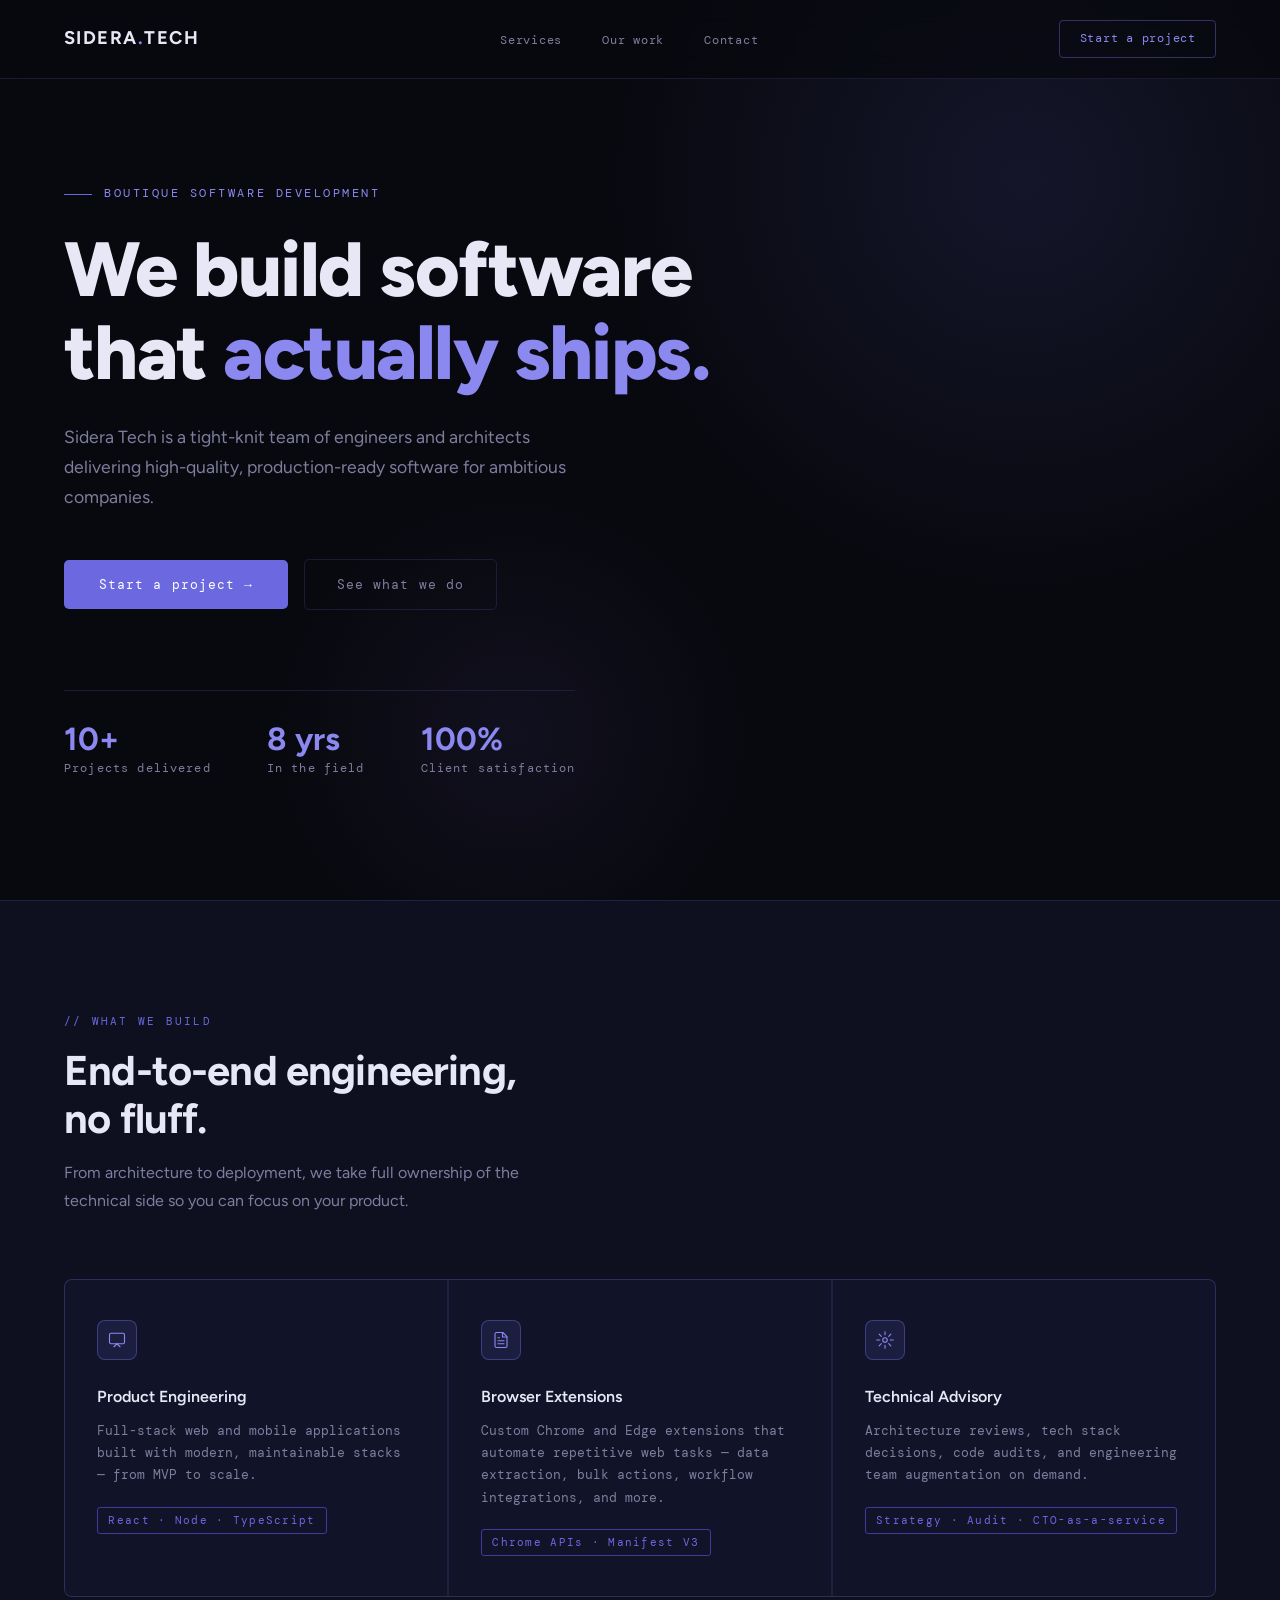
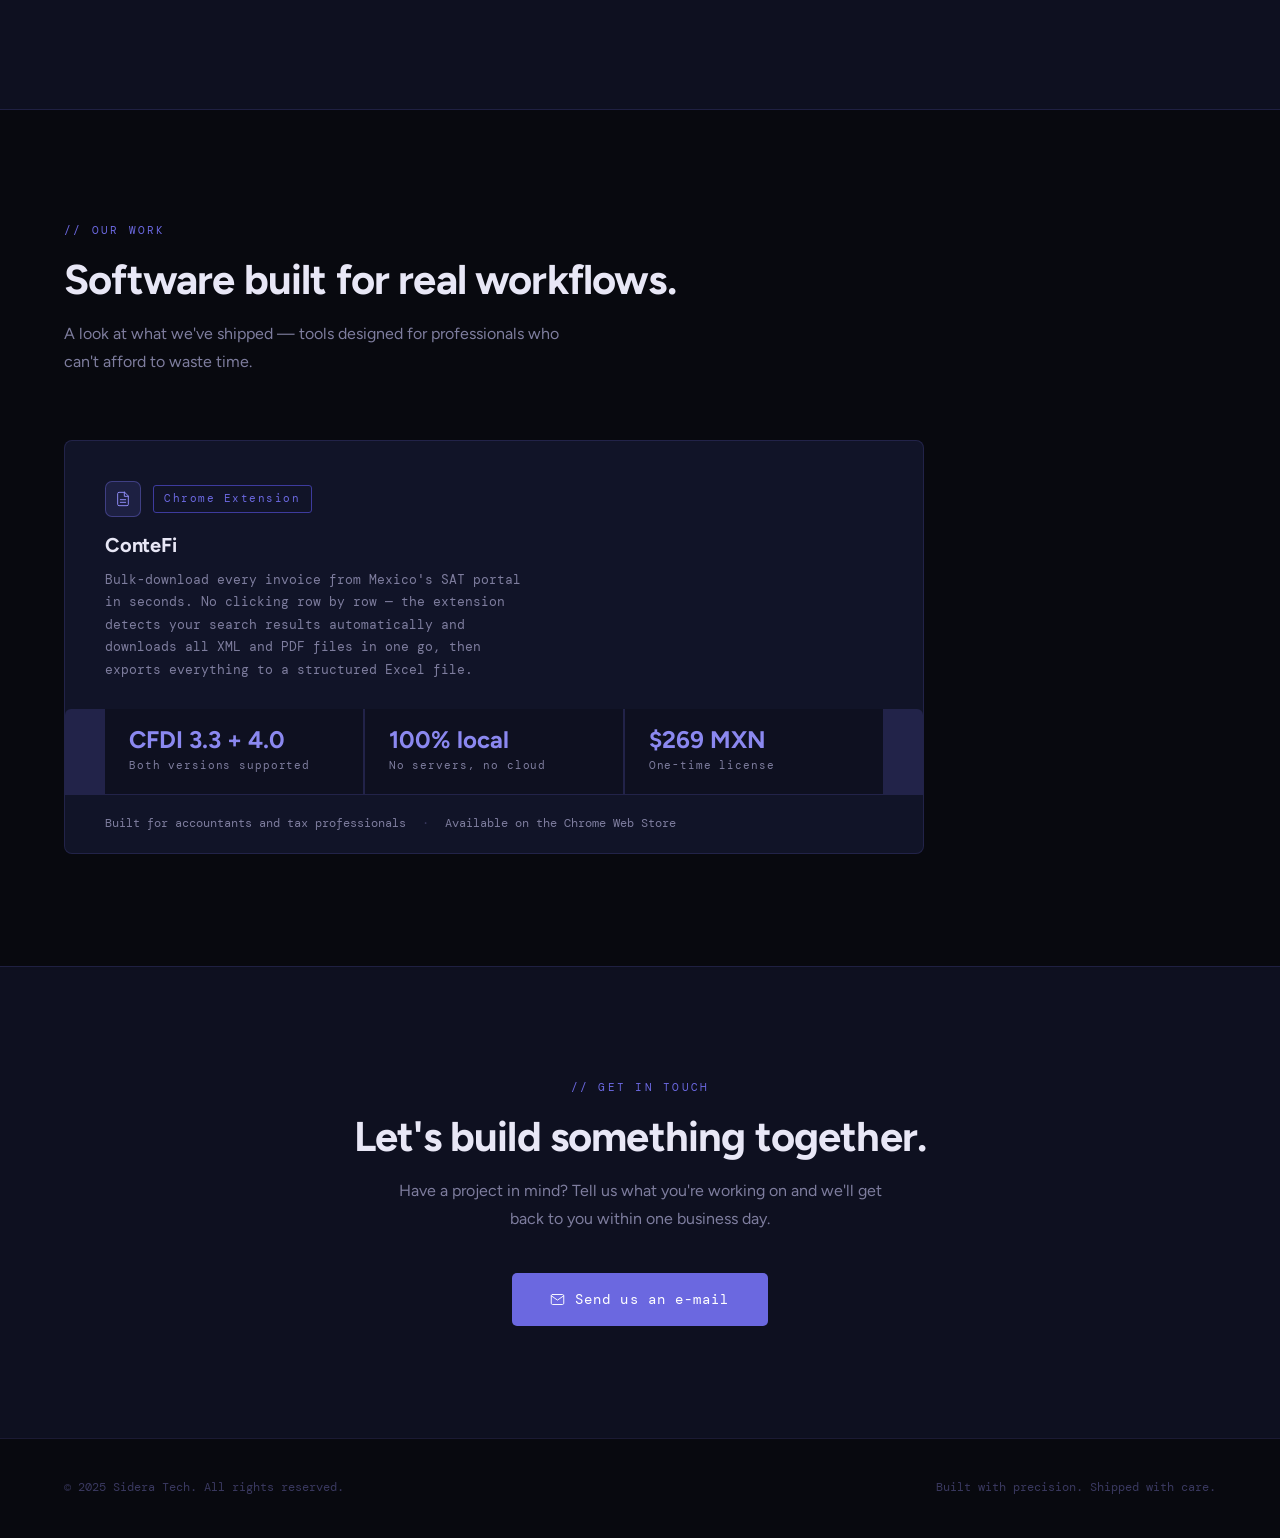
<file: index.html>
<!doctype html>
<html lang="en">
  <head>
    <meta charset="UTF-8" />
    <meta name="viewport" content="width=device-width, initial-scale=1.0" />
    <title>Sidera Tech — Software Development</title>
    <link rel="preconnect" href="https://fonts.googleapis.com" />
    <link rel="preconnect" href="https://fonts.gstatic.com" crossorigin />
    <link
      href="https://fonts.googleapis.com/css2?family=DM+Mono:ital,wght@0,300;0,400;0,500;1,300&family=Syne:wght@400;500;600;700;800&display=swap"
      rel="stylesheet"
    />
    <link rel="stylesheet" type="text/css" href="./theme.css" />
  </head>
  <body>
    <!-- NAV -->
    <nav>
      <a href="#" class="logo">SIDERA<span>.</span>TECH</a>
      <ul>
        <li><a href="#services">Services</a></li>
        <li><a href="#work">Our work</a></li>
        <li><a href="#contact">Contact</a></li>
      </ul>
      <a href="#contact" class="nav-cta">Start a project</a>
    </nav>

    <!-- HERO -->
    <section class="hero">
      <div class="grid-bg"></div>
      <p class="hero-label">Boutique software development</p>
      <h1>We build software that <em>actually ships.</em></h1>
      <p class="hero-sub">
        Sidera Tech is a tight-knit team of engineers and architects delivering
        high-quality, production-ready software for ambitious companies.
      </p>
      <div class="hero-actions">
        <a href="#contact" class="btn-primary">Start a project →</a>
        <a href="#services" class="btn-ghost">See what we do</a>
      </div>
      <div class="hero-stats">
        <div>
          <div class="stat-num">10+</div>
          <div class="stat-label">Projects delivered</div>
        </div>
        <div>
          <div class="stat-num">8 yrs</div>
          <div class="stat-label">In the field</div>
        </div>
        <div>
          <div class="stat-num">100%</div>
          <div class="stat-label">Client satisfaction</div>
        </div>
      </div>
    </section>

    <!-- SERVICES -->
    <section id="services">
      <p class="section-tag">// What we build</p>
      <h2>End-to-end engineering,<br />no fluff.</h2>
      <p class="section-intro">
        From architecture to deployment, we take full ownership of the technical
        side so you can focus on your product.
      </p>

      <div class="services-grid">
        <div class="service-card">
          <div class="service-icon">
            <svg viewBox="0 0 24 24">
              <rect x="2" y="3" width="20" height="14" rx="2" />
              <polyline points="8 21 12 17 16 21" />
            </svg>
          </div>
          <h3>Product Engineering</h3>
          <p>
            Full-stack web and mobile applications built with modern,
            maintainable stacks — from MVP to scale.
          </p>
          <span class="service-tag">React · Node · TypeScript</span>
        </div>
        <div class="service-card">
          <div class="service-icon">
            <svg viewBox="0 0 24 24">
              <path
                d="M14.5 2H6a2 2 0 0 0-2 2v16a2 2 0 0 0 2 2h12a2 2 0 0 0 2-2V7.5L14.5 2z"
              />
              <polyline points="14 2 14 8 20 8" />
              <line x1="16" y1="13" x2="8" y2="13" />
              <line x1="16" y1="17" x2="8" y2="17" />
              <line x1="10" y1="9" x2="8" y2="9" />
            </svg>
          </div>
          <h3>Browser Extensions</h3>
          <p>
            Custom Chrome and Edge extensions that automate repetitive web tasks
            — data extraction, bulk actions, workflow integrations, and more.
          </p>
          <span class="service-tag">Chrome APIs · Manifest V3</span>
        </div>
        <div class="service-card">
          <div class="service-icon">
            <svg viewBox="0 0 24 24">
              <circle cx="12" cy="12" r="3" />
              <path
                d="M12 1v4M12 19v4M4.22 4.22l2.83 2.83M16.95 16.95l2.83 2.83M1 12h4M19 12h4M4.22 19.78l2.83-2.83M16.95 7.05l2.83-2.83"
              />
            </svg>
          </div>
          <h3>Technical Advisory</h3>
          <p>
            Architecture reviews, tech stack decisions, code audits, and
            engineering team augmentation on demand.
          </p>
          <span class="service-tag">Strategy · Audit · CTO-as-a-service</span>
        </div>
      </div>
    </section>

    <!-- OUR WORK -->
    <section id="work" style="background: var(--bg)">
      <p class="section-tag">// Our work</p>
      <h2>Software built for real workflows.</h2>
      <p class="section-intro">
        A look at what we've shipped — tools designed for professionals who
        can't afford to waste time.
      </p>

      <div
        style="
          border: 0.5px solid var(--border);
          border-radius: 8px;
          overflow: hidden;
          max-width: 860px;
          background: var(--bg-card2);
        "
      >
        <div
          style="
            padding: 2.5rem 2.5rem 0;
            border-bottom: 0.5px solid var(--border);
          "
        >
          <div
            style="
              display: flex;
              align-items: flex-start;
              justify-content: space-between;
              gap: 2rem;
              flex-wrap: wrap;
              margin-bottom: 1.75rem;
            "
          >
            <div>
              <div
                style="
                  display: flex;
                  align-items: center;
                  gap: 0.75rem;
                  margin-bottom: 0.75rem;
                "
              >
                <div
                  style="
                    width: 36px;
                    height: 36px;
                    border-radius: 7px;
                    background: rgba(107, 104, 224, 0.14);
                    border: 0.5px solid var(--border-hi);
                    display: flex;
                    align-items: center;
                    justify-content: center;
                  "
                >
                  <svg
                    viewBox="0 0 24 24"
                    style="
                      width: 16px;
                      height: 16px;
                      stroke: var(--indigo-lt);
                      fill: none;
                      stroke-width: 1.5;
                      stroke-linecap: round;
                      stroke-linejoin: round;
                    "
                  >
                    <path
                      d="M14.5 2H6a2 2 0 0 0-2 2v16a2 2 0 0 0 2 2h12a2 2 0 0 0 2-2V7.5L14.5 2z"
                    />
                    <polyline points="14 2 14 8 20 8" />
                    <line x1="16" y1="13" x2="8" y2="13" />
                    <line x1="16" y1="17" x2="8" y2="17" />
                  </svg>
                </div>
                <span
                  style="
                    font-family: var(--mono);
                    font-size: 0.67rem;
                    letter-spacing: 0.14em;
                    color: var(--indigo);
                    border: 0.5px solid var(--indigo-dim);
                    padding: 0.25rem 0.65rem;
                    border-radius: 3px;
                  "
                  >Chrome Extension</span
                >
              </div>
              <h3
                style="
                  font-size: 1.25rem;
                  font-weight: 700;
                  margin-bottom: 0.5rem;
                  letter-spacing: -0.01em;
                "
              >
                <a
                  href="contefi.html"
                  style="color: inherit; text-decoration: none"
                  >ConteFi</a
                >
              </h3>
              <p
                style="
                  font-family: var(--mono);
                  font-size: 0.8rem;
                  color: var(--muted);
                  line-height: 1.75;
                  max-width: 54ch;
                "
              >
                Bulk-download every invoice from Mexico's SAT portal in seconds.
                No clicking row by row — the extension detects your search
                results automatically and downloads all XML and PDF files in one
                go, then exports everything to a structured Excel file.
              </p>
            </div>
          </div>
          <div
            style="
              display: grid;
              grid-template-columns: repeat(3, 1fr);
              gap: 1.5px;
              background: var(--border);
              border-radius: 6px 6px 0 0;
              overflow: hidden;
              margin: 0 -2.5rem;
              padding: 0 2.5rem;
              box-sizing: content-box;
            "
          >
            <div style="background: var(--bg-card); padding: 1.2rem 1.5rem">
              <div
                style="
                  font-size: 1.5rem;
                  font-weight: 700;
                  color: var(--indigo-lt);
                  line-height: 1;
                  margin-bottom: 0.3rem;
                "
              >
                CFDI 3.3 + 4.0
              </div>
              <div
                style="
                  font-family: var(--mono);
                  font-size: 0.68rem;
                  color: var(--muted);
                  letter-spacing: 0.08em;
                "
              >
                Both versions supported
              </div>
            </div>
            <div style="background: var(--bg-card); padding: 1.2rem 1.5rem">
              <div
                style="
                  font-size: 1.5rem;
                  font-weight: 700;
                  color: var(--indigo-lt);
                  line-height: 1;
                  margin-bottom: 0.3rem;
                "
              >
                100% local
              </div>
              <div
                style="
                  font-family: var(--mono);
                  font-size: 0.68rem;
                  color: var(--muted);
                  letter-spacing: 0.08em;
                "
              >
                No servers, no cloud
              </div>
            </div>
            <div style="background: var(--bg-card); padding: 1.2rem 1.5rem">
              <div
                style="
                  font-size: 1.5rem;
                  font-weight: 700;
                  color: var(--indigo-lt);
                  line-height: 1;
                  margin-bottom: 0.3rem;
                "
              >
                $269 MXN
              </div>
              <div
                style="
                  font-family: var(--mono);
                  font-size: 0.68rem;
                  color: var(--muted);
                  letter-spacing: 0.08em;
                "
              >
                One-time license
              </div>
            </div>
          </div>
        </div>
        <div
          style="
            padding: 1.25rem 2.5rem;
            display: flex;
            align-items: center;
            gap: 1rem;
            flex-wrap: wrap;
          "
        >
          <span
            style="
              font-family: var(--mono);
              font-size: 0.72rem;
              color: var(--muted);
            "
            >Built for accountants and tax professionals</span
          >
          <span
            style="
              font-family: var(--mono);
              font-size: 0.72rem;
              color: var(--faint);
            "
            >·</span
          >
          <span
            style="
              font-family: var(--mono);
              font-size: 0.72rem;
              color: var(--muted);
            "
            >Available on the Chrome Web Store</span
          >
        </div>
      </div>
    </section>

    <!-- CONTACT -->
    <section id="contact">
      <p class="section-tag">// Get in touch</p>
      <h2>Let's build something together.</h2>
      <p class="section-intro">
        Have a project in mind? Tell us what you're working on and we'll get
        back to you within one business day.
      </p>
      <a href="mailto:contact@brunotorres.dev" class="contact-email-btn">
        <svg viewBox="0 0 24 24">
          <path
            d="M4 4h16c1.1 0 2 .9 2 2v12c0 1.1-.9 2-2 2H4c-1.1 0-2-.9-2-2V6c0-1.1.9-2 2-2z"
          />
          <polyline points="22,6 12,13 2,6" />
        </svg>
        Send us an e-mail
      </a>
    </section>

    <!-- FOOTER -->
    <footer>
      <span>© 2025 Sidera Tech. All rights reserved.</span>
      <span>Built with precision. Shipped with care.</span>
    </footer>
  </body>
</html>
</file>
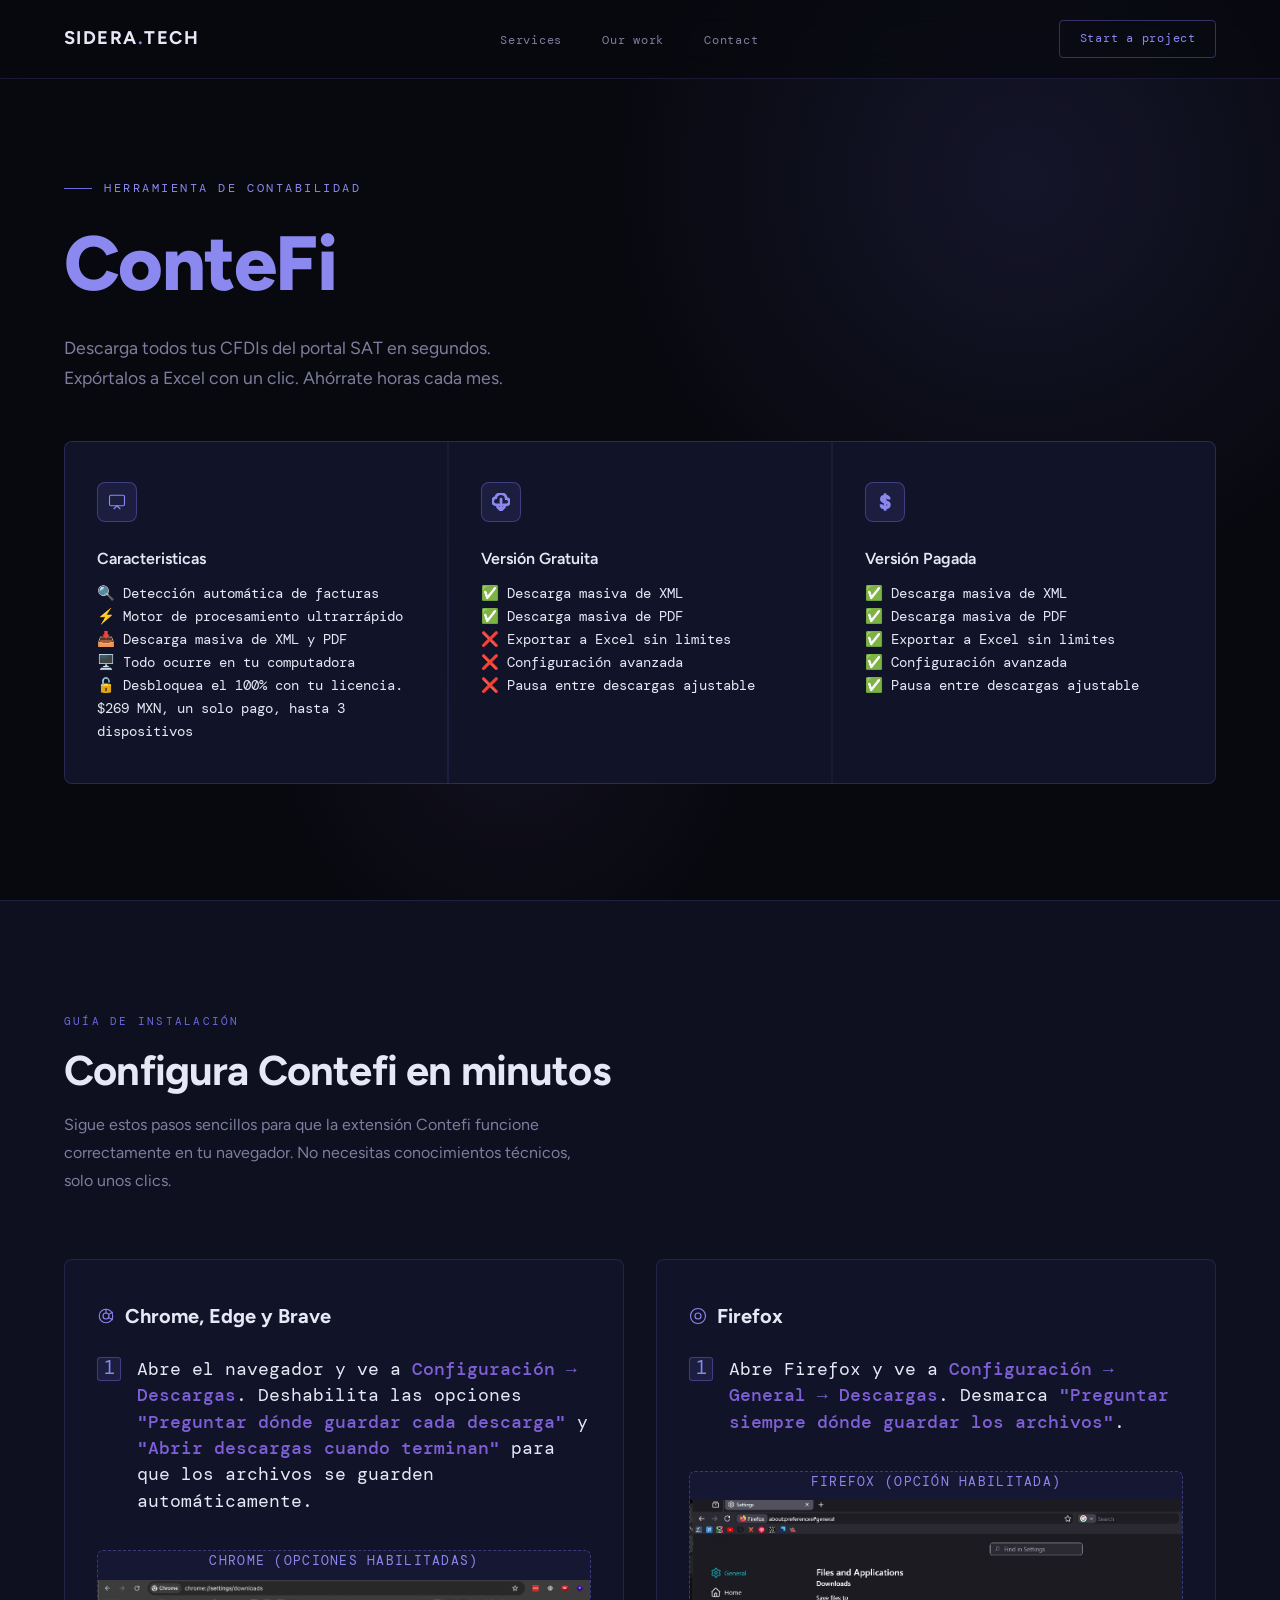
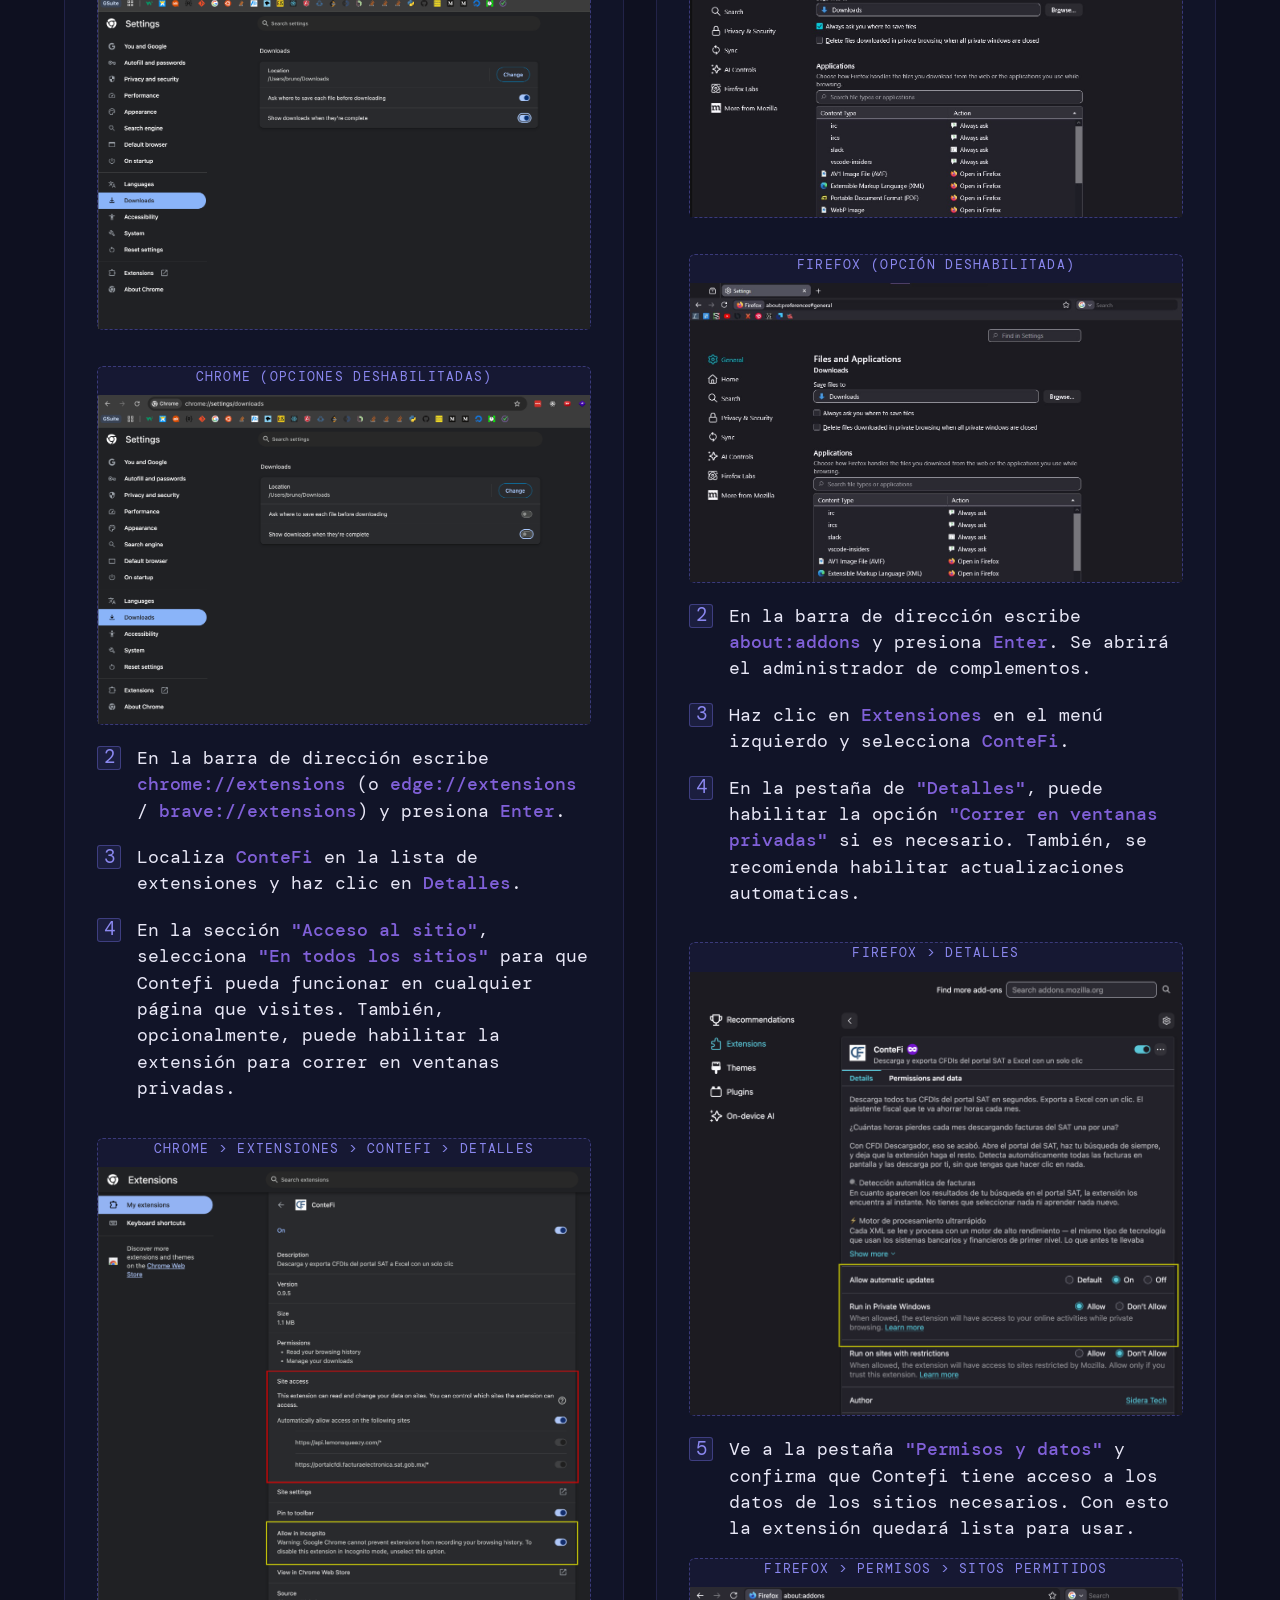
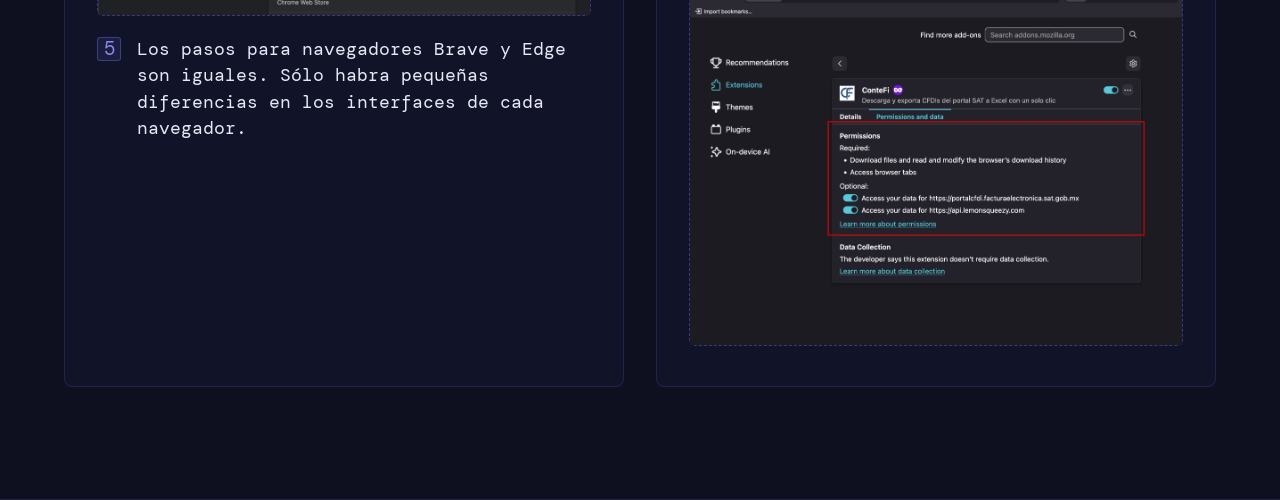
<file: contefi.html>
<!doctype html>
<html lang="en">
  <head>
    <meta charset="UTF-8" />
    <meta name="viewport" content="width=device-width, initial-scale=1.0" />
    <title>Sidera Tech — Software Development</title>
    <link rel="preconnect" href="https://fonts.googleapis.com" />
    <link rel="preconnect" href="https://fonts.gstatic.com" crossorigin />
    <link rel="stylesheet" type="text/css" href="./contefi.css" />
  </head>
  <body>
    <!-- NAV -->
    <nav>
      <a href="#" class="logo">SIDERA<span>.</span>TECH</a>
      <ul>
        <li><a href="#services">Services</a></li>
        <li><a href="#work">Our work</a></li>
        <li><a href="#contact">Contact</a></li>
      </ul>
      <a href="#contact" class="nav-cta">Start a project</a>
    </nav>

    <section class="hero">
      <div class="grid-bg"></div>
      <p class="hero-label">Herramienta de contabilidad</p>
      <h1><em>ConteFi</em></h1>
      <p class="hero-sub">
        Descarga todos tus CFDIs del portal SAT en segundos. Expórtalos a Excel
        con un clic. Ahórrate horas cada mes.
      </p>
      <div class="hero-grid">
        <div class="service-card">
          <div class="service-icon">
            <svg viewBox="0 0 24 24">
              <rect x="2" y="3" width="20" height="14" rx="2" />
              <polyline points="8 21 12 17 16 21" />
            </svg>
          </div>
          <h3>Caracteristicas</h3>
          <ul class="benefits-list">
            <li>🔍 Detección automática de facturas</li>
            <li>⚡ Motor de procesamiento ultrarrápido</li>
            <li>📥 Descarga masiva de XML y PDF</li>
            <li>🖥️ Todo ocurre en tu computadora</li>
            <li>
              🔓 Desbloquea el 100% con tu licencia. $269 MXN, un solo pago,
              hasta 3 dispositivos
            </li>
          </ul>
        </div>
        <div class="service-card">
          <div class="service-icon">
            <svg viewBox="0 0 16 16">
              <path
                d="M4.406 1.342A5.53 5.53 0 0 1 8 0c2.69 0 4.923 2 5.166 4.579C14.758 4.804 16 6.137 16 7.773 16 9.569 14.502 11 12.687 11H10a.5.5 0 0 1 0-1h2.688C13.979 10 15 8.988 15 7.773c0-1.216-1.02-2.228-2.313-2.228h-.5v-.5C12.188 2.825 10.328 1 8 1a4.53 4.53 0 0 0-2.941 1.1c-.757.652-1.153 1.438-1.153 2.055v.448l-.445.049C2.064 4.805 1 5.952 1 7.318 1 8.785 2.23 10 3.781 10H6a.5.5 0 0 1 0 1H3.781C1.708 11 0 9.366 0 7.318c0-1.763 1.266-3.223 2.942-3.593.143-.863.698-1.723 1.464-2.383"
              />
              <path
                d="M7.646 15.854a.5.5 0 0 0 .708 0l3-3a.5.5 0 0 0-.708-.708L8.5 14.293V5.5a.5.5 0 0 0-1 0v8.793l-2.146-2.147a.5.5 0 0 0-.708.708z"
              />
            </svg>
          </div>
          <h3>Versión Gratuita</h3>
          <ul class="benefits-list">
            <li>✅ Descarga masiva de XML</li>
            <li>✅ Descarga masiva de PDF</li>
            <li>❌ Exportar a Excel sin limites</li>
            <li>❌ Configuración avanzada</li>
            <li>❌ Pausa entre descargas ajustable</li>
          </ul>
        </div>
        <div class="service-card">
          <div class="service-icon">
            <svg viewBox="0 0 16 16">
              <path
                d="M4 10.781c.148 1.667 1.513 2.85 3.591 3.003V15h1.043v-1.216c2.27-.179 3.678-1.438 3.678-3.3 0-1.59-.947-2.51-2.956-3.028l-.722-.187V3.467c1.122.11 1.879.714 2.07 1.616h1.47c-.166-1.6-1.54-2.748-3.54-2.875V1H7.591v1.233c-1.939.23-3.27 1.472-3.27 3.156 0 1.454.966 2.483 2.661 2.917l.61.162v4.031c-1.149-.17-1.94-.8-2.131-1.718zm3.391-3.836c-1.043-.263-1.6-.825-1.6-1.616 0-.944.704-1.641 1.8-1.828v3.495l-.2-.05zm1.591 1.872c1.287.323 1.852.859 1.852 1.769 0 1.097-.826 1.828-2.2 1.939V8.73z"
              />
            </svg>
          </div>
          <h3>Versión Pagada</h3>
          <ul class="benefits-list">
            <li>✅ Descarga masiva de XML</li>
            <li>✅ Descarga masiva de PDF</li>
            <li>✅ Exportar a Excel sin limites</li>
            <li>✅ Configuración avanzada</li>
            <li>✅ Pausa entre descargas ajustable</li>
          </ul>
        </div>
      </div>
    </section>

    <!-- INSTALLATION GUIDE -->
    <section id="instalacion">
      <p class="section-tag">Guía de instalación</p>
      <h2>Configura Contefi en minutos</h2>
      <p class="section-intro">
        Sigue estos pasos sencillos para que la extensión Contefi funcione
        correctamente en tu navegador. No necesitas conocimientos técnicos, solo
        unos clics.
      </p>

      <div class="install-browsers">
        <!-- CHROME / EDGE / BRAVE -->
        <div class="install-card">
          <h3>
            <svg viewBox="0 0 24 24">
              <circle cx="12" cy="12" r="9" />
              <circle cx="12" cy="12" r="4" />
              <line x1="12" y1="3" x2="12" y2="8" />
              <line x1="20.6" y1="7" x2="16.3" y2="9.5" />
              <line x1="20.6" y1="17" x2="16.3" y2="14.5" />
            </svg>
            Chrome, Edge y Brave
          </h3>
          <ol class="install-steps">
            <li>
              <span class="step-num">1</span>
              <p class="step-text">
                Abre el navegador y ve a
                <strong>Configuración → Descargas</strong>. Deshabilita las
                opciones
                <strong>"Preguntar dónde guardar cada descarga"</strong> y
                <strong>"Abrir descargas cuando terminan"</strong> para que los
                archivos se guarden automáticamente.
              </p>
            </li>
            <div class="img-container">
              <span>Chrome (Opciones habilitadas)</span
              ><img
                class="tutorial-img"
                src="./assets/chrome-settings-downloads-on.png"
              />
            </div>
            <div class="img-container">
              <span>Chrome (Opciones deshabilitadas)</span
              ><img
                class="tutorial-img"
                src="./assets/chrome-settings-downloads-off.png"
              />
            </div>
            <li>
              <span class="step-num">2</span>
              <p class="step-text">
                En la barra de dirección escribe
                <strong>chrome://extensions</strong> (o
                <strong>edge://extensions</strong> /
                <strong>brave://extensions</strong>) y presiona
                <strong>Enter</strong>.
              </p>
            </li>
            <li>
              <span class="step-num">3</span>
              <p class="step-text">
                Localiza <strong>ConteFi</strong> en la lista de extensiones y
                haz clic en <strong>Detalles</strong>.
              </p>
            </li>
            <li>
              <span class="step-num">4</span>
              <p class="step-text">
                En la sección <strong>"Acceso al sitio"</strong>, selecciona
                <strong>"En todos los sitios"</strong> para que Contefi pueda
                funcionar en cualquier página que visites. También,
                opcionalmente, puede habilitar la extensión para correr en
                ventanas privadas.
              </p>
            </li>
            <div class="img-container">
              <span>Chrome > Extensiones > ConteFi > Detalles</span
              ><img
                class="tutorial-img"
                src="./assets/chrome-site-settings-highlight.png"
              />
            </div>
            <li>
              <span class="step-num">5</span>
              <p class="step-text">
                Los pasos para navegadores Brave y Edge son iguales. Sólo habra
                pequeñas diferencias en los interfaces de cada navegador.
              </p>
            </li>
          </ol>
        </div>

        <!-- FIREFOX -->
        <div class="install-card">
          <h3>
            <svg viewBox="0 0 24 24">
              <path
                d="M12 2C6.48 2 2 6.48 2 12s4.48 10 10 10 10-4.48 10-10S17.52 2 12 2z"
              />
              <path
                d="M8 12c0-2.21 1.79-4 4-4s4 1.79 4 4-1.79 4-4 4-4-1.79-4-4z"
              />
            </svg>
            Firefox
          </h3>
          <ol class="install-steps">
            <li>
              <span class="step-num">1</span>
              <p class="step-text">
                Abre Firefox y ve a
                <strong>Configuración → General → Descargas</strong>. Desmarca
                <strong>"Preguntar siempre dónde guardar los archivos"</strong>.
              </p>
            </li>
            <div class="img-container">
              <span>Firefox (Opción habilitada)</span
              ><img
                class="tutorial-img"
                src="./assets/firefox-settings-downloads-on.jpg"
              />
            </div>
            <div class="img-container">
              <span>Firefox (Opción deshabilitada)</span
              ><img
                class="tutorial-img"
                src="./assets/firefox-settings-downloads-off.jpg"
              />
            </div>
            <li>
              <span class="step-num">2</span>
              <p class="step-text">
                En la barra de dirección escribe <strong>about:addons</strong> y
                presiona <strong>Enter</strong>. Se abrirá el administrador de
                complementos.
              </p>
            </li>
            <li>
              <span class="step-num">3</span>
              <p class="step-text">
                Haz clic en <strong>Extensiones</strong> en el menú izquierdo y
                selecciona <strong>ConteFi</strong>.
              </p>
            </li>
            <li>
              <span class="step-num">4</span>
              <p class="step-text">
                En la pestaña de <strong>"Detalles"</strong>, puede habilitar la
                opción <strong>"Correr en ventanas privadas"</strong> si es
                necesario. También, se recomienda habilitar actualizaciones
                automaticas.
              </p>
            </li>
            <div class="img-container">
              <span>Firefox > Detalles</span
              ><img
                class="tutorial-img"
                src="./assets/firefox-settings-on-highlight.png"
              />
            </div>
            <li>
              <span class="step-num">5</span>
              <p class="step-text">
                Ve a la pestaña <strong>"Permisos y datos"</strong> y confirma
                que Contefi tiene acceso a los datos de los sitios necesarios.
                Con esto la extensión quedará lista para usar.
              </p>
            </li>
          </ol>
          <div class="img-container">
            <span>Firefox > Permisos > Sitos permitidos</span
            ><img
              class="tutorial-img"
              src="./assets/firefox-site-permissions-on-highlight.png"
            />
          </div>
        </div>
      </div>
    </section>
  </body>
</html>
</file>
<file: theme.css>
@import url("https://fonts.googleapis.com/css2?family=DM+Mono:ital,wght@0,300;0,400;0,500;1,300;1,400;1,500&family=Figtree:ital,wght@0,300..900;1,300..900&display=swap");

*,
*::before,
*::after {
  box-sizing: border-box;
  margin: 0;
  padding: 0;
}

:root {
  --bg: #08090f;
  --bg-card: #0e1020;
  --bg-card2: #111428;
  --border: rgba(110, 105, 220, 0.18);
  --border-hi: rgba(110, 105, 220, 0.42);
  --indigo: #6b68e0;
  --indigo-lt: #8b88f0;
  --indigo-dim: #3d3b9e;
  --violet: #8060d8;
  --text: #e8e7f6;
  --muted: #7e7d9e;
  --faint: #3a3960;
  --mono: "DM Mono", monospace;
  --display: "Figtree", sans-serif;
}

html {
  scroll-behavior: smooth;
}

body {
  background: var(--bg);
  color: var(--text);
  font-family: var(--display);
  font-size: 16px;
  line-height: 1.6;
  -webkit-font-smoothing: antialiased;
  overflow-x: hidden;
}

/* ── NAV ── */
nav {
  position: fixed;
  top: 0;
  left: 0;
  right: 0;
  z-index: 100;
  display: flex;
  align-items: center;
  justify-content: space-between;
  padding: 1.25rem 4rem;
  background: rgba(8, 9, 15, 0.72);
  backdrop-filter: blur(14px);
  border-bottom: 0.5px solid var(--border);
}

.logo {
  font-family: var(--display);
  font-size: 1.15rem;
  font-weight: 700;
  letter-spacing: 0.08em;
  color: var(--text);
  text-decoration: none;
}
.logo span {
  color: var(--indigo-lt);
}

nav ul {
  list-style: none;
  display: flex;
  gap: 2.5rem;
}
nav ul a {
  font-family: var(--mono);
  font-size: 0.78rem;
  color: var(--muted);
  text-decoration: none;
  letter-spacing: 0.06em;
  transition: color 0.2s;
}
nav ul a:hover {
  color: var(--indigo-lt);
}

.nav-cta {
  font-family: var(--mono);
  font-size: 0.78rem;
  letter-spacing: 0.06em;
  color: var(--indigo-lt);
  border: 0.5px solid var(--border-hi);
  padding: 0.5rem 1.2rem;
  border-radius: 4px;
  text-decoration: none;
  transition:
    background 0.2s,
    color 0.2s;
}
.nav-cta:hover {
  background: var(--indigo-dim);
  color: #fff;
}

/* ── HERO ── */
.hero {
  min-height: 100vh;
  display: flex;
  flex-direction: column;
  justify-content: center;
  align-items: flex-start;
  padding: 10rem 4rem 6rem;
  position: relative;
  overflow: hidden;
}

.hero::before {
  content: "";
  position: absolute;
  top: -30%;
  right: -15%;
  width: 70vw;
  height: 70vw;
  background: radial-gradient(
    ellipse at center,
    rgba(107, 104, 224, 0.13) 0%,
    transparent 65%
  );
  pointer-events: none;
}
.hero::after {
  content: "";
  position: absolute;
  bottom: -10%;
  left: 20%;
  width: 40vw;
  height: 40vw;
  background: radial-gradient(
    ellipse at center,
    rgba(128, 96, 216, 0.08) 0%,
    transparent 65%
  );
  pointer-events: none;
}

.hero-label {
  font-family: var(--mono);
  font-size: 0.72rem;
  letter-spacing: 0.22em;
  color: var(--indigo-lt);
  text-transform: uppercase;
  margin-bottom: 1.5rem;
  display: flex;
  align-items: center;
  gap: 0.75rem;
}
.hero-label::before {
  content: "";
  display: inline-block;
  width: 28px;
  height: 1px;
  background: var(--indigo);
}

h1 {
  font-family: var(--display);
  font-size: clamp(2.8rem, 6vw, 5rem);
  font-weight: 800;
  line-height: 1.08;
  letter-spacing: -0.02em;
  max-width: 14ch;
  margin-bottom: 1.75rem;
}
h1 em {
  font-style: normal;
  color: var(--indigo-lt);
}

.hero-sub {
  font-family: var(--display);
  font-size: 1.1rem;
  font-weight: 400;
  color: var(--muted);
  max-width: 46ch;
  margin-bottom: 3rem;
  line-height: 1.7;
}

.hero-actions {
  display: flex;
  gap: 1rem;
  align-items: center;
  flex-wrap: wrap;
}

.btn-primary {
  background: var(--indigo);
  color: #fff;
  padding: 0.85rem 2.2rem;
  border-radius: 5px;
  font-family: var(--mono);
  font-size: 0.82rem;
  letter-spacing: 0.08em;
  text-decoration: none;
  transition:
    background 0.2s,
    transform 0.15s;
  border: none;
  cursor: pointer;
}
.btn-primary:hover {
  background: var(--indigo-lt);
  transform: translateY(-1px);
}

.btn-ghost {
  color: var(--muted);
  padding: 0.85rem 2rem;
  border-radius: 5px;
  font-family: var(--mono);
  font-size: 0.82rem;
  letter-spacing: 0.08em;
  text-decoration: none;
  border: 0.5px solid var(--border);
  transition:
    border-color 0.2s,
    color 0.2s;
}
.btn-ghost:hover {
  border-color: var(--border-hi);
  color: var(--text);
}

.hero-stats {
  display: flex;
  gap: 3.5rem;
  margin-top: 5rem;
  padding-top: 2rem;
  border-top: 0.5px solid var(--border);
}
.stat-num {
  font-size: 2rem;
  font-weight: 700;
  color: var(--indigo-lt);
  line-height: 1;
}
.stat-label {
  font-family: var(--mono);
  font-size: 0.72rem;
  color: var(--muted);
  letter-spacing: 0.1em;
  margin-top: 0.35rem;
}

/* ── SECTION BASE ── */
section {
  padding: 7rem 4rem;
}
.section-tag {
  font-family: var(--mono);
  font-size: 0.7rem;
  letter-spacing: 0.2em;
  color: var(--indigo);
  text-transform: uppercase;
  margin-bottom: 1rem;
}
h2 {
  font-size: clamp(1.8rem, 3.5vw, 2.6rem);
  font-weight: 700;
  letter-spacing: -0.02em;
  line-height: 1.15;
  margin-bottom: 1rem;
}
.section-intro {
  color: var(--muted);
  font-size: 1rem;
  max-width: 52ch;
  line-height: 1.75;
  margin-bottom: 4rem;
}

/* ── SERVICES ── */
#services {
  background: var(--bg-card);
  border-top: 0.5px solid var(--border);
  border-bottom: 0.5px solid var(--border);
}

.services-grid {
  display: grid;
  grid-template-columns: repeat(auto-fit, minmax(260px, 1fr));
  gap: 1.5px;
  background: var(--border);
  border: 0.5px solid var(--border);
  border-radius: 8px;
  overflow: hidden;
}

.service-card {
  background: var(--bg-card2);
  padding: 2.5rem 2rem;
  transition: background 0.2s;
}
.service-card:hover {
  background: #151830;
}

.service-icon {
  width: 40px;
  height: 40px;
  border-radius: 8px;
  background: rgba(107, 104, 224, 0.12);
  border: 0.5px solid var(--border-hi);
  display: flex;
  align-items: center;
  justify-content: center;
  margin-bottom: 1.5rem;
}
.service-icon svg {
  width: 18px;
  height: 18px;
  stroke: var(--indigo-lt);
  fill: none;
  stroke-width: 1.5;
  stroke-linecap: round;
  stroke-linejoin: round;
}

.service-card h3 {
  font-size: 1rem;
  font-weight: 600;
  margin-bottom: 0.65rem;
  color: var(--text);
}
.service-card p {
  font-family: var(--mono);
  font-size: 0.8rem;
  color: var(--muted);
  line-height: 1.75;
}

.service-tag {
  display: inline-block;
  margin-top: 1.25rem;
  font-family: var(--mono);
  font-size: 0.67rem;
  letter-spacing: 0.12em;
  color: var(--indigo);
  border: 0.5px solid var(--indigo-dim);
  padding: 0.25rem 0.65rem;
  border-radius: 3px;
}

/* ── CONTACT ── */
#contact {
  background: var(--bg-card);
  border-top: 0.5px solid var(--border);
  text-align: center;
}
#contact h2 {
  margin-bottom: 1rem;
}
#contact .section-intro {
  margin: 0 auto 2.5rem;
}
.contact-email-btn {
  display: inline-flex;
  align-items: center;
  gap: 0.6rem;
  background: var(--indigo);
  color: #fff;
  padding: 1rem 2.4rem;
  border-radius: 5px;
  font-family: var(--mono);
  font-size: 0.85rem;
  letter-spacing: 0.08em;
  text-decoration: none;
  transition:
    background 0.2s,
    transform 0.15s;
}
.contact-email-btn:hover {
  background: var(--indigo-lt);
  transform: translateY(-1px);
}
.contact-email-btn svg {
  width: 15px;
  height: 15px;
  stroke: currentColor;
  fill: none;
  stroke-width: 1.5;
  stroke-linecap: round;
  stroke-linejoin: round;
}

/* ── FOOTER ── */
footer {
  padding: 2.5rem 4rem;
  border-top: 0.5px solid var(--border);
  display: flex;
  align-items: center;
  justify-content: space-between;
  font-family: var(--mono);
  font-size: 0.72rem;
  color: var(--faint);
}
footer a {
  color: var(--faint);
  text-decoration: none;
  transition: color 0.2s;
}
footer a:hover {
  color: var(--muted);
}

/* ── GRID BG TEXTURE ── */
.grid-bg {
  position: absolute;
  inset: 0;
  pointer-events: none;
  z-index: 0;
  background-image:
    linear-gradient(rgba(107, 104, 224, 0.04) 1px, transparent 1px),
    linear-gradient(90deg, rgba(107, 104, 224, 0.04) 1px, transparent 1px);
  background-size: 60px 60px;
  mask-image: radial-gradient(
    ellipse 80% 70% at 50% 0%,
    black 30%,
    transparent 100%
  );
}
.hero > * {
  position: relative;
  z-index: 1;
}

/* ── RESPONSIVE ── */
@media (max-width: 860px) {
  nav {
    padding: 1rem 1.5rem;
  }
  nav ul {
    display: none;
  }
  .hero {
    padding: 8rem 1.5rem 5rem;
  }
  section {
    padding: 5rem 1.5rem;
  }
  footer {
    flex-direction: column;
    gap: 0.75rem;
    text-align: center;
  }
  .hero-stats {
    gap: 2rem;
    flex-wrap: wrap;
  }
}
</file>
<file: contefi.css>
@import "theme.css";

.contefi-hero {
  flex-direction: row;
}

.hero-grid {
  display: grid;
  grid-template-columns: repeat(auto-fit, minmax(260px, 1fr));
  gap: 1.5px;
  background: var(--border);
  border: 0.5px solid var(--border);
  border-radius: 8px;
  overflow: hidden;
  width: 100%;
}

.benefits-list {
  list-style: none;
  font-family: var(--mono);
  font-size: 0.9rem;
  line-height: 1.6;
}

/* ── INSTALLATION GUIDE ── */
#instalacion {
  background: var(--bg-card);
  border-top: 0.5px solid var(--border);
  border-bottom: 0.5px solid var(--border);
}

.install-browsers {
  display: grid;
  grid-template-columns: repeat(auto-fit, minmax(300px, 1fr));
  gap: 2rem;
  margin-top: 3rem;
}

.install-card {
  background: var(--bg-card2);
  border: 0.5px solid var(--border);
  border-radius: 8px;
  padding: 2.5rem 2rem;
}

.install-card h3 {
  font-size: 1.25rem;
  font-weight: 700;
  margin-bottom: 1.5rem;
  color: var(--text);
  display: flex;
  align-items: center;
  gap: 0.6rem;
}

.install-card h3 svg {
  width: 18px;
  height: 18px;
  stroke: var(--indigo-lt);
  fill: none;
  stroke-width: 1.5;
  stroke-linecap: round;
  stroke-linejoin: round;
  flex-shrink: 0;
}

.install-steps {
  list-style: none;
  display: flex;
  flex-direction: column;
  gap: 1.25rem;
}

.install-steps li {
  display: flex;
  gap: 1rem;
  align-items: flex-start;
}

.step-num {
  font-family: var(--mono);
  font-size: 1.2rem;
  color: var(--indigo-lt);
  background: rgba(107, 104, 224, 0.12);
  border: 0.5px solid var(--border-hi);
  border-radius: 3px;
  min-width: 24px;
  height: 24px;
  display: flex;
  align-items: center;
  justify-content: center;
  flex-shrink: 0;
  margin-top: 1px;
}

.step-text {
  font-family: var(--mono);
  font-size: 1.1rem;
  color: var(--text);
  line-height: 1.5;
}

.step-text strong {
  color: var(--violet);
  font-weight: 500;
}

.img-container {
  width: 100%;
  aspect-ratio: 16 / 7;
  background: rgba(107, 104, 224, 0.06);
  border: 0.5px dashed var(--border-hi);
  border-radius: 6px;
  display: flex;
  flex-direction: column;
  align-items: center;
  justify-content: center;
  margin-top: 1rem;
}

.img-container span {
  font-family: var(--mono);
  font-size: 0.8rem;
  color: var(--indigo-lt);
  letter-spacing: 0.1em;
  text-transform: uppercase;
  margin-bottom: 0.5rem;
}

.tutorial-img {
  object-fit: contain;
  width: 100%;
}
</file>
